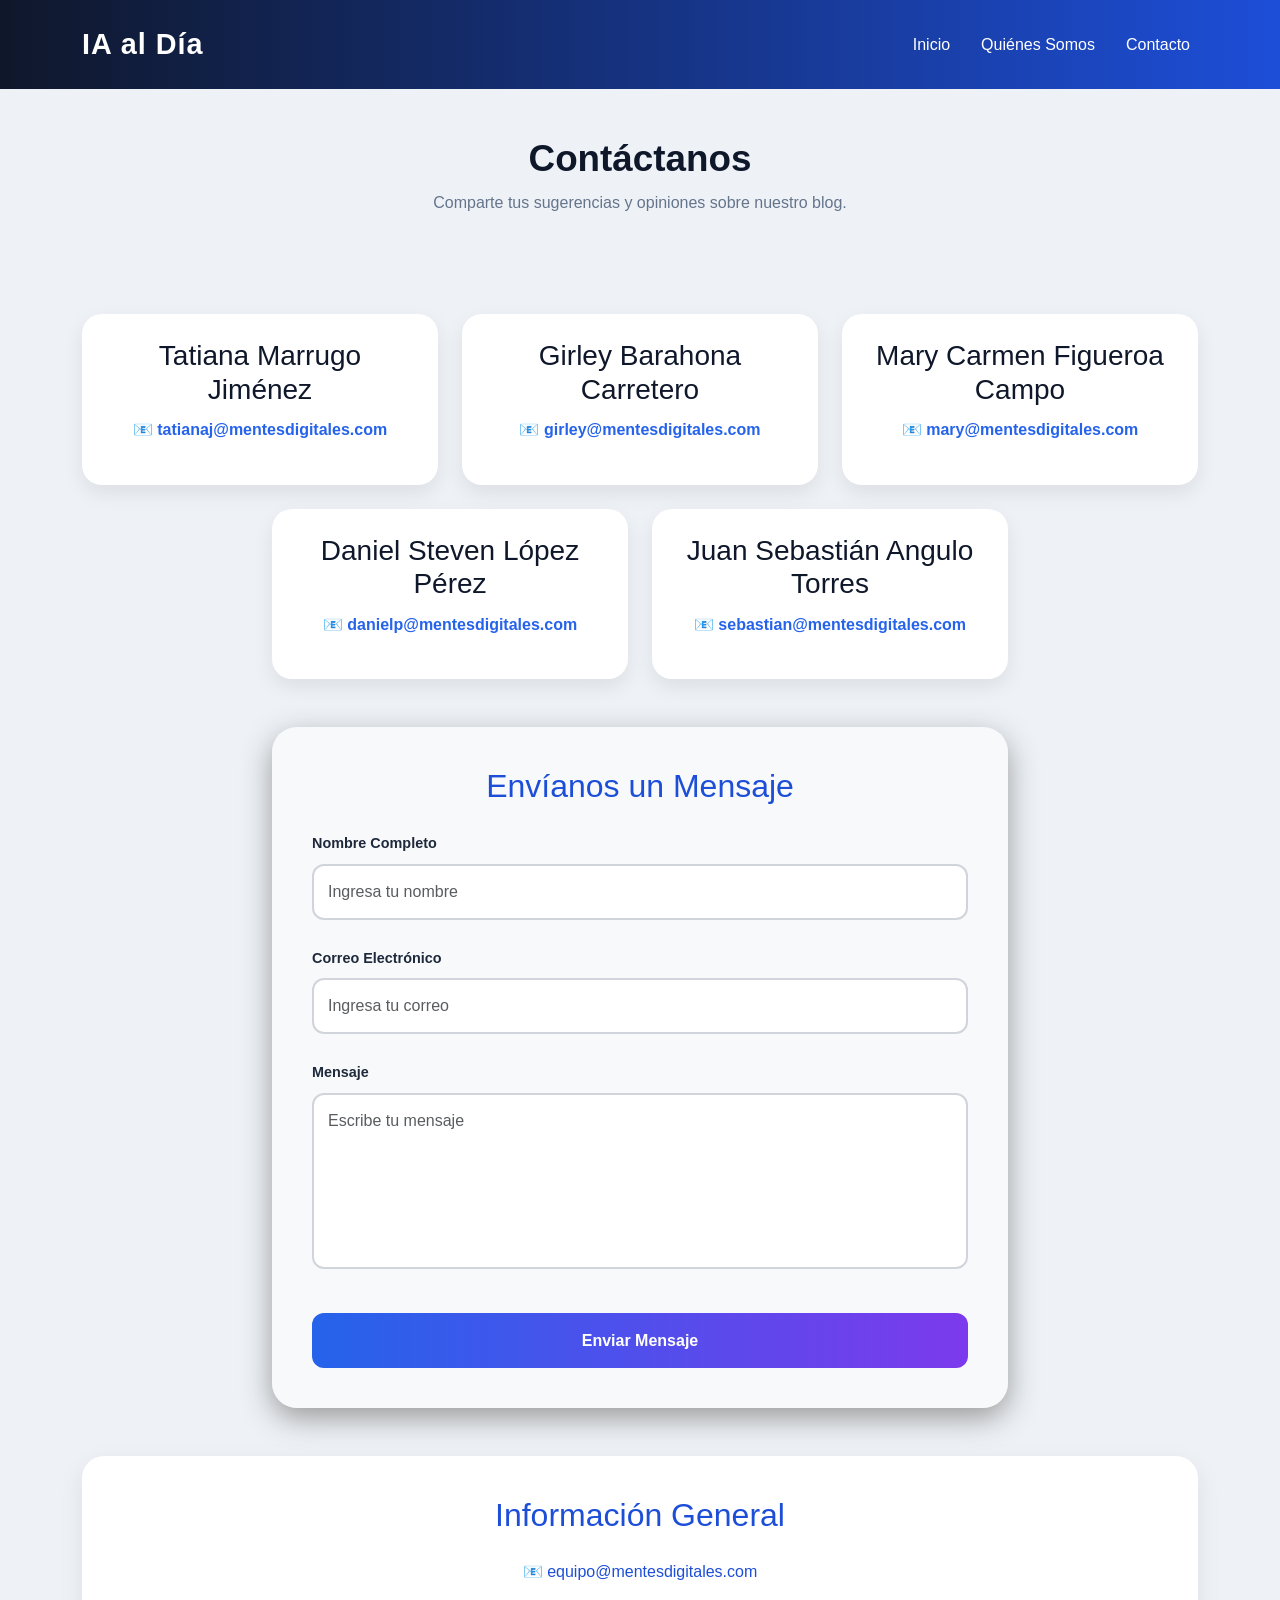
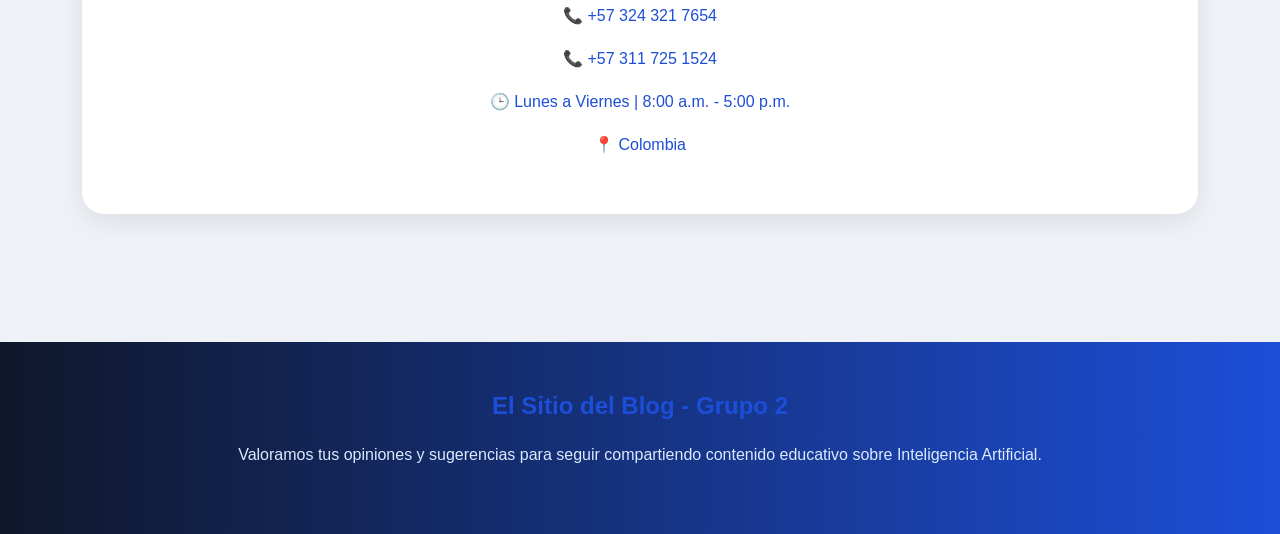
<file: contacto.html>
<!DOCTYPE html>
<html lang="es">

<head>

    <meta charset="UTF-8">

    <meta name="viewport" content="width=device-width, initial-scale=1.0">

    <title>Contacto - IA al Día</title>

    <!-- Bootstrap -->
    <link href="https://cdn.jsdelivr.net/npm/bootstrap@5.3.7/dist/css/bootstrap.min.css" rel="stylesheet">

    <!-- CSS -->
    <link rel="stylesheet" href="css/estilos.css">

</head>

<body>

    <!-- ================= NAVBAR ================= -->
    <nav class="navbar navbar-expand-lg navbar-dark">

        <div class="container">

            <a class="navbar-brand" href="#">
                IA al Día
            </a>

            <button
                class="navbar-toggler"
                type="button"
                data-bs-toggle="collapse"
                data-bs-target="#menu">

                <span class="navbar-toggler-icon"></span>

            </button>

            <div class="collapse navbar-collapse" id="menu">

                <ul class="navbar-nav ms-auto">

                    <li class="nav-item">
                        <a class="nav-link" href="index.html">
                            Inicio
                        </a>
                    </li>

                    <li class="nav-item">
                        <a class="nav-link" href="quienes-somos.html">
                            Quiénes Somos
                        </a>
                    </li>

                    <li class="nav-item">
                        <a class="nav-link active" href="contacto.html">
                            Contacto
                        </a>
                    </li>

                </ul>

            </div>

        </div>

    </nav>

    <!-- ================= TITULO ================= -->
    <section class="py-5">

        <div class="container">

            <div class="section-title">

                <h2>
                    Contáctanos
                </h2>

                <p>
                    Comparte tus sugerencias y opiniones sobre nuestro blog.
                </p>

            </div>

        </div>

    </section>

    <!-- ================= EQUIPO ================= -->
    <section class="pb-5">

        <div class="container">

            <div class="row g-4 justify-content-center">

                <div class="col-md-4">

                    <div class="miembro">

                        <h3>
                            Tatiana Marrugo Jiménez
                        </h3>

                        <p>
                            📧 tatianaj@mentesdigitales.com
                        </p>

                    </div>

                </div>

                <div class="col-md-4">

                    <div class="miembro">

                        <h3>
                            Girley Barahona Carretero
                        </h3>

                        <p>
                            📧 girley@mentesdigitales.com
                        </p>

                    </div>

                </div>

                <div class="col-md-4">

                    <div class="miembro">

                        <h3>
                            Mary Carmen Figueroa Campo
                        </h3>

                        <p>
                            📧 mary@mentesdigitales.com
                        </p>

                    </div>

                </div>

                <div class="col-md-4">

                    <div class="miembro">

                        <h3>
                            Daniel Steven López Pérez
                        </h3>

                        <p>
                            📧 danielp@mentesdigitales.com
                        </p>

                    </div>

                </div>

                <div class="col-md-4">

                    <div class="miembro">

                        <h3>
                            Juan Sebastián Angulo Torres
                        </h3>

                        <p>
                            📧 sebastian@mentesdigitales.com
                        </p>

                    </div>

                </div>

            </div>

        </div>

    </section>

    <!-- ================= FORMULARIO ================= -->
    <section class="pb-5">

        <div class="container">

            <div class="row justify-content-center">

                <div class="col-lg-8">

                    <div class="form-box">

                        <h2 class="text-center mb-4">
                            Envíanos un Mensaje
                        </h2>

                        <form id="formulario">

                            <div class="mb-4">

                                <label class="form-label">
                                    Nombre Completo
                                </label>

                                <input
                                    type="text"
                                    class="form-control"
                                    placeholder="Ingresa tu nombre"
                                    name="nombre"
                                >
                                <span id="error-nombre" class="text-danger small"></span>

                            </div>

                            <div class="mb-4">

                                <label class="form-label">
                                    Correo Electrónico
                                </label>

                                <input
                                    type="email"
                                    class="form-control"
                                    placeholder="Ingresa tu correo"
                                    name="correo"
                                >
                                <span id="error-correo" class="text-danger small"></span>
                            </div>

                            <div class="mb-4">

                                <label class="form-label">
                                    Mensaje
                                </label>

                                <textarea
                                    class="form-control"
                                    rows="6"
                                    placeholder="Escribe tu mensaje"
                                    name="mensaje"
                                ></textarea>
                                <span id="error-mensaje" class="text-danger small"></span>
                            </div>

                            <button class="btn-custom w-100" id="enviar">
                                Enviar Mensaje
                            </button>

                        </form>

                    </div>

                </div>

            </div>

        </div>

    </section>

    <!-- ================= INFO ================= -->
    <section class="pb-5">

        <div class="container">

            <div class="info-section text-center">

                <h2 class="mb-4">
                    Información General
                </h2>

                <p>📧 equipo@mentesdigitales.com</p>

                <p>📞 +57 324 321 7654</p>

                <p>📞 +57 311 725 1524</p>

                <p>🕒 Lunes a Viernes | 8:00 a.m. - 5:00 p.m.</p>

                <p>📍 Colombia</p>

            </div>

        </div>

    </section>

    <!-- ================= FOOTER ================= -->
    <footer>

        <div class="container text-center">

            <h4>
                El Sitio del Blog - Grupo 2
            </h4>

            <p>
                Valoramos tus opiniones y sugerencias para seguir compartiendo
                contenido educativo sobre Inteligencia Artificial.
            </p>

        </div>

    </footer>

    <!-- Bootstrap JS -->
    <script src="https://cdn.jsdelivr.net/npm/bootstrap@5.3.7/dist/js/bootstrap.bundle.min.js"></script>
    <script src="script.js"></script>

</body>

</html>
</file>
<file: css/estilos.css>
/* ===================== GENERAL ===================== */

*{
    margin: 0;
    padding: 0;
    box-sizing: border-box;
}

body{
    font-family: 'Segoe UI', Tahoma, Geneva, Verdana, sans-serif;
    background: #eef2f7;
    color: #1e293b;
    line-height: 1.7;
}

/* ===================== NAVBAR ===================== */

.navbar{
    background: linear-gradient(90deg,#0f172a,#1d4ed8);
    padding: 15px 0;
}

.navbar-brand{
    font-size: 1.8rem;
    font-weight: bold;
    letter-spacing: 1px;
}

.nav-link{
    color: white !important;
    font-weight: 500;
    margin-left: 15px;
    transition: 0.3s;
}

.nav-link:hover{
    color: #93c5fd !important;
}

/* ===================== HERO ===================== */

.hero{
    padding: 70px 0;
}

.hero-box{
    background: white;
    border-radius: 25px;
    overflow: hidden;
    box-shadow: 0 10px 35px rgba(0,0,0,0.12);
}

.hero-text{
    padding: 50px;
}

.hero-text h1{
    font-size: 3rem;
    font-weight: 700;
    color: #0f172a;
    margin-bottom: 25px;
}

.hero-text p{
    font-size: 1.1rem;
    color: #475569;
}

.hero-img img{
    width: 100%;
    height: 100%;
    object-fit: cover;
}

/* ===================== BOTONES ===================== */

.btn-custom{
    background: linear-gradient(to right,#2563eb, #7c3aed);
    color: white;
    padding: 14px 28px;
    border-radius: 12px;
    border: none;
    margin-top: 20px;
    transition: transform 0.3s ease, box-shadow 0.3s ease;
    font-weight: 600;
}

.btn-custom:hover{
    background: #7c3aed;
    transform: translateY(-3px);
}

/* ===================== SECCIONES ===================== */

.section-title{
    text-align: center;
    margin-bottom: 50px;
}

.section-title h2{
    font-size: 2.3rem;
    color: #0f172a;
    font-weight: 700;
}

.section-title p{
    color: #64748b;
}

/* ===================== CARDS ===================== */

.custom-card{
    border: none;
    border-radius: 22px;
    overflow: hidden;
    box-shadow: 0 8px 25px rgba(0,0,0,0.08);
    transition: 0.4s;
    background: white;
}

.custom-card:hover{
    transform: translateY(-8px);
    box-shadow: 0 15px 35px rgba(0,0,0,0.15);
}

.custom-card img{
    height: 240px;
    object-fit: cover;
}

.custom-card .card-body{
    padding: 25px;
}

.custom-card h3{
    color: #0f172a;
    margin-bottom: 15px;
    font-weight: 700;
}

.custom-card p{
    color: #475569;
}

/* ===================== INFO ===================== */

.info-section{
    background: white;
    padding: 40px;
    border-radius: 22px;
    box-shadow: 0 8px 25px rgba(0,0,0,0.08);
}

/* ===================== EQUIPO ===================== */

.miembro{
    background: white;
    padding: 25px;
    border-radius: 20px;
    text-align: center;
    box-shadow: 0 8px 20px rgba(0,0,0,0.08);
    transition: 0.3s;
}

.miembro:hover{
    transform: translateY(-6px);
}

.miembro h3{
    color: #0f172a;
    margin-bottom: 10px;
}

.miembro p{
    color: #2563eb;
    font-weight: 600;
}

/* ===================== FORMULARIO ===================== */

.form-box{
    background: white;
    padding: 40px;
    border-radius: 25px;
    box-shadow: 0 10px 30px rgba(0,0,0,0.1);
}

.form-control{
    padding: 14px;
    border-radius: 12px;
}

textarea{
    resize: none;
}

/* ===================== FOOTER ===================== */

footer{
    background: linear-gradient(90deg,#0f172a,#1d4ed8);
    color: white;
    margin-top: 80px;
    padding: 50px 0;
}

footer h4{
    margin-bottom: 20px;
    font-weight: 700;
}

footer p{
    color: #dbeafe;
}

/* ===================== RESPONSIVE ===================== */

@media(max-width:768px){

    .hero-text{
        padding: 30px;
    }

    .hero-text h1{
        font-size: 2rem;
    }

}

.form-box{
    /* border: 1px solid; */
    background: #fff9;
    box-shadow: 0 10px 30px #999;
    transition: transform 0.5s;
}

.form-box:hover{
    transform: translateY(-6px);
}

.form-label{
    font-weight: 600;
    font-size: 0.9rem;
}

.text-center{
    color: #1d4ed8;
}

.form-control{
    border: 2px solid #D1D5DB;
    color: #334155;
}


.form-control:hover{
    border-color: #94A3B8 !important;
}

.form-control:focus{
    border-color: #2563EB;
    box-shadow: 0 0 0 4px #DBEAFE !important;
    outline: none;
}
</file>
